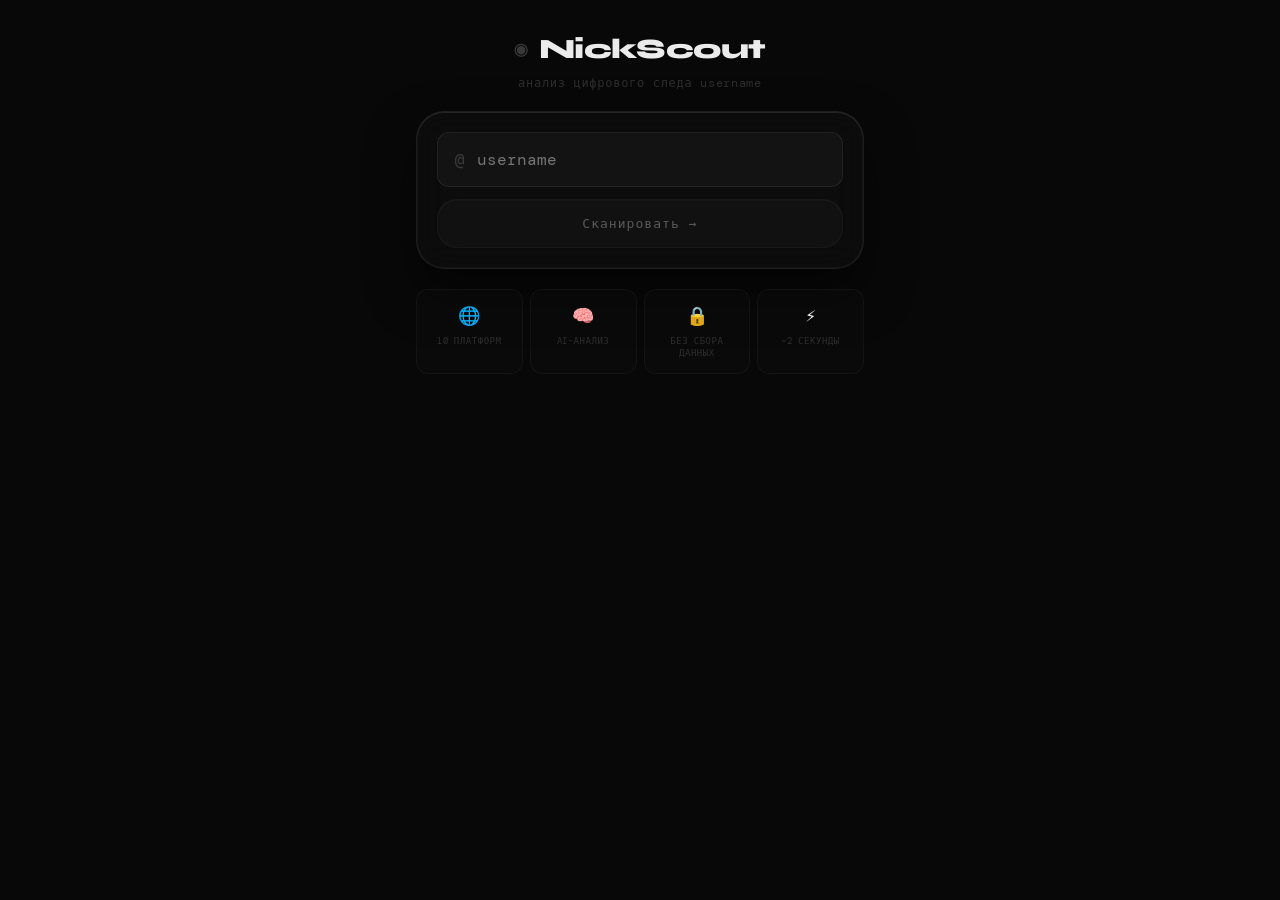
<file: index.html>
<!DOCTYPE html>
<html lang="ru">
  <head>
    <meta charset="UTF-8"/>
    <meta name="viewport" content="width=device-width,initial-scale=1.0,maximum-scale=1.0,user-scalable=no"/>
    <meta name="theme-color" content="#080808"/>
    <title>NickScout</title>
    <script src="https://telegram.org/js/telegram-web-app.js"></script>
    <link rel="preconnect" href="https://fonts.googleapis.com">
    <link rel="preconnect" href="https://fonts.gstatic.com" crossorigin>
    <link href="https://fonts.googleapis.com/css2?family=DM+Mono:wght@300;400;500&family=Syne:wght@400;600;700;800&display=swap" rel="stylesheet">
    <script type="module" crossorigin src="./assets/index-Odsvdg-R.js"></script>
    <link rel="stylesheet" crossorigin href="./assets/index-CtmTgAdZ.css">
  </head>
  <body>
    <div id="root"></div>
  </body>
</html>
</file>
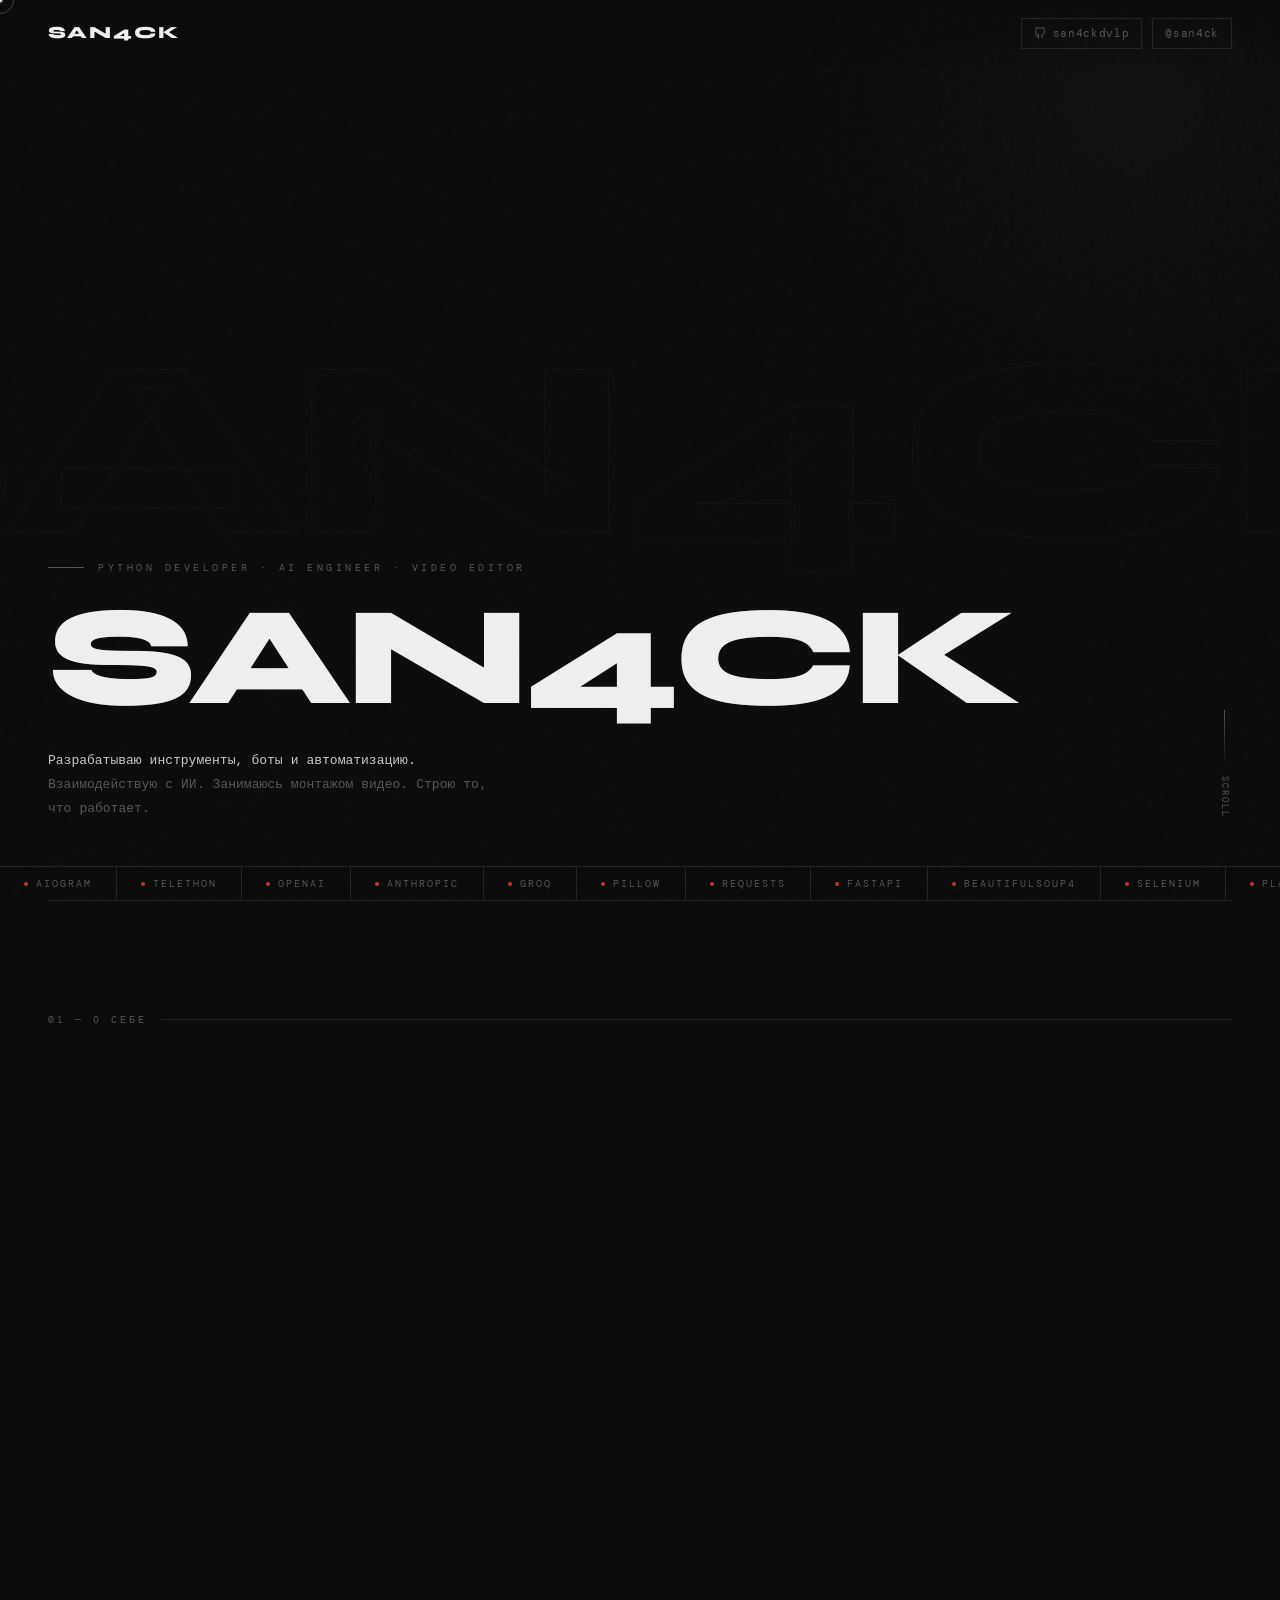
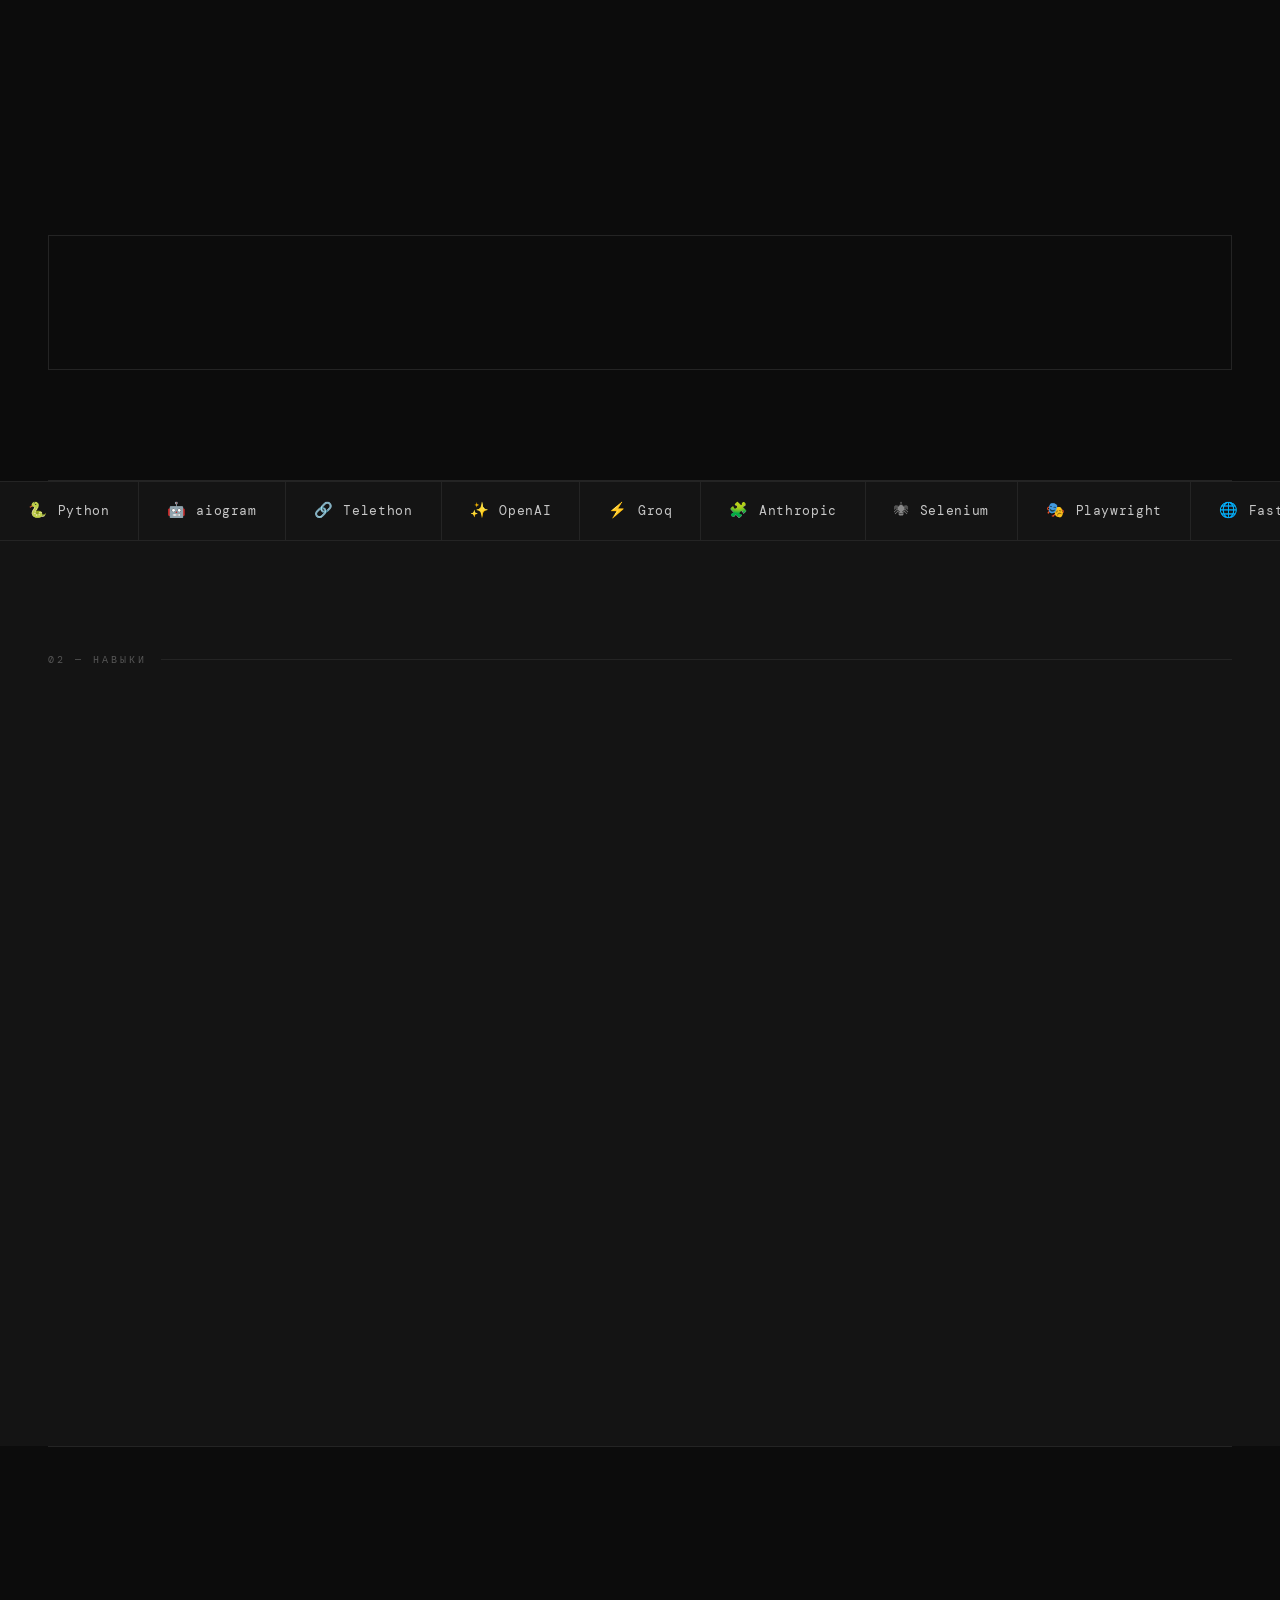
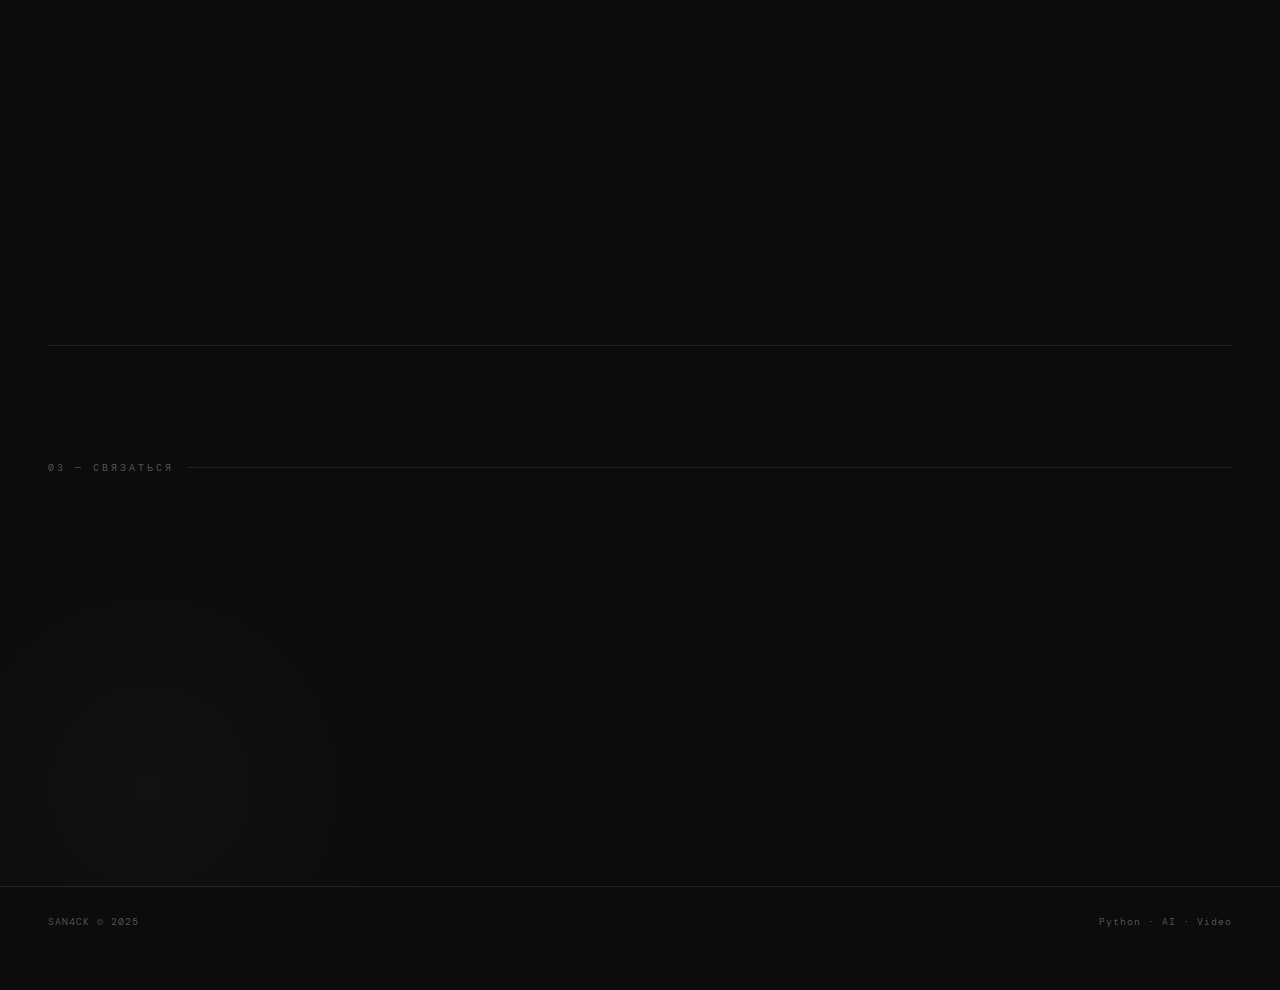
<file: san4ck.html>
<!DOCTYPE html>
<html lang="ru">
<head>
<meta charset="UTF-8">
<meta name="viewport" content="width=device-width, initial-scale=1.0">
<title>SAN4CK — Python Developer</title>
<link rel="preconnect" href="https://fonts.googleapis.com">
<link href="https://fonts.googleapis.com/css2?family=Syne:wght@400;700;800&family=DM+Mono:ital,wght@0,300;0,400;1,300&display=swap" rel="stylesheet">
<style>
*,*::before,*::after{margin:0;padding:0;box-sizing:border-box}
:root{
  --bg:#0c0c0c;--surface:#141414;--surface2:#1a1a1a;
  --border:#242424;--text:#c8c8c8;--muted:#555;--muted2:#888;--white:#efefef;
  --red:#c0392b;--red2:#e74c3c;--red3:#ff6b6b;--red-dim:rgba(192,57,43,.14);
}
html{scroll-behavior:smooth}
body{background:var(--bg);color:var(--text);font-family:'DM Mono',monospace;font-size:14px;line-height:1.7;overflow-x:hidden;cursor:none}

/* CURSOR */
#cur{position:fixed;width:5px;height:5px;background:var(--white);border-radius:50%;pointer-events:none;z-index:9999;mix-blend-mode:difference;transform:translate(-50%,-50%)}
#cur-ring{position:fixed;width:28px;height:28px;border:1px solid rgba(255,255,255,.22);border-radius:50%;pointer-events:none;z-index:9998;transform:translate(-50%,-50%);transition:width .3s,height .3s,border-color .3s}
#cur-ring.big{width:50px;height:50px;border-color:rgba(255,255,255,.45)}

/* NOISE */
body::after{content:'';position:fixed;inset:0;pointer-events:none;z-index:200;opacity:.35;background-image:url("data:image/svg+xml,%3Csvg viewBox='0 0 200 200' xmlns='http://www.w3.org/2000/svg'%3E%3Cfilter id='n'%3E%3CfeTurbulence type='fractalNoise' baseFrequency='0.85' numOctaves='4' stitchTiles='stitch'/%3E%3C/filter%3E%3Crect width='100%25' height='100%25' filter='url(%23n)' opacity='0.05'/%3E%3C/svg%3E")}

/* TICKER BOTTOM */
.ticker-wrap{position:fixed;bottom:0;left:0;right:0;z-index:80;height:34px;background:rgba(12,12,12,.97);border-top:1px solid var(--border);overflow:hidden;display:flex;align-items:center}
.ticker-track{display:flex;animation:tick 30s linear infinite;width:max-content}
.ticker-track:hover{animation-play-state:paused}
@keyframes tick{from{transform:translateX(0)}to{transform:translateX(-50%)}}
.ti{display:inline-flex;align-items:center;gap:8px;padding:0 24px;font-size:10px;letter-spacing:.2em;color:var(--muted);text-transform:uppercase;border-right:1px solid var(--border);height:34px;white-space:nowrap;transition:color .3s}
.ti:hover{color:var(--muted2)}
.td{width:4px;height:4px;background:var(--red);border-radius:50%;animation:tdp 2s ease-in-out infinite}
@keyframes tdp{0%,100%{opacity:1;transform:scale(1)}50%{opacity:.3;transform:scale(.5)}}

/* NAV */
nav{position:fixed;top:0;left:0;right:0;z-index:60;padding:18px 48px;display:flex;justify-content:space-between;align-items:center;background:linear-gradient(to bottom,rgba(12,12,12,.97),transparent);backdrop-filter:blur(2px)}
.nav-logo{font-family:'Syne',sans-serif;font-weight:800;font-size:17px;letter-spacing:.12em;color:var(--white);text-decoration:none}
.nav-right{display:flex;gap:10px;align-items:center}
.nav-btn{font-size:11px;color:var(--muted);text-decoration:none;letter-spacing:.06em;transition:color .3s;border:1px solid var(--border);padding:5px 12px;display:flex;align-items:center;gap:7px}
.nav-btn:hover{color:var(--white);border-color:#444}

/* REVEAL — bidirectional */
.rv{opacity:0;transition:opacity .75s cubic-bezier(.16,1,.3,1),transform .75s cubic-bezier(.16,1,.3,1)}
.rv{transform:translateY(36px)}
.rv.fl{transform:translateX(-56px)}
.rv.fr{transform:translateX(56px)}
.rv.fs{transform:scale(.93)}
.rv.fb{transform:translateY(60px)}
.rv.on{opacity:1;transform:none}
.rv.off{opacity:0}
.rv.off.fl{transform:translateX(-56px)}
.rv.off.fr{transform:translateX(56px)}
.rv.off.fs{transform:scale(.93)}
.rv.off.fb{transform:translateY(60px)}
.rv.off{transform:translateY(36px)}

/* HERO */
.hero{min-height:100vh;display:flex;flex-direction:column;justify-content:flex-end;padding:0 48px 80px;position:relative;overflow:hidden}
.hero-bg{position:absolute;top:50%;left:50%;transform:translate(-50%,-50%);font-family:'Syne',sans-serif;font-weight:800;font-size:clamp(90px,20vw,300px);color:transparent;-webkit-text-stroke:1px rgba(255,255,255,.032);letter-spacing:-.02em;white-space:nowrap;pointer-events:none;user-select:none}
.hero-ey{font-size:10px;letter-spacing:.35em;color:var(--muted);text-transform:uppercase;margin-bottom:20px;display:flex;align-items:center;gap:14px;animation:fu 1s cubic-bezier(.16,1,.3,1) .2s both}
.hero-ey::before{content:'';width:36px;height:1px;background:var(--muted)}
.hero-name{font-family:'Syne',sans-serif;font-weight:800;font-size:clamp(56px,11vw,148px);line-height:.88;letter-spacing:-.035em;color:var(--white);margin-bottom:28px;animation:fu 1.1s cubic-bezier(.16,1,.3,1) .35s both}
.hero-sub{font-size:13px;color:var(--muted);max-width:460px;line-height:1.85;animation:fu 1s cubic-bezier(.16,1,.3,1) .55s both}
.hero-sub strong{color:var(--text);font-weight:400}
@keyframes fu{from{opacity:0;transform:translateY(50px)}to{opacity:1;transform:none}}
.hero-sc{position:absolute;bottom:82px;right:48px;display:flex;flex-direction:column;align-items:center;gap:10px;animation:fu 1s ease 1.3s both}
.hero-sc span{writing-mode:vertical-rl;font-size:9px;letter-spacing:.22em;color:var(--muted);text-transform:uppercase}
.sc-line{width:1px;height:56px;background:linear-gradient(to bottom,var(--muted),transparent);animation:sl 2.2s ease-in-out infinite}
@keyframes sl{0%{transform:scaleY(0);transform-origin:top;opacity:1}49%{transform:scaleY(1);transform-origin:top;opacity:1}50%{transform:scaleY(1);transform-origin:bottom;opacity:1}100%{transform:scaleY(0);transform-origin:bottom;opacity:0}}
.glitch{position:relative;display:inline-block}
.glitch::before,.glitch::after{content:attr(data-t);position:absolute;top:0;left:0;font-family:inherit;font-size:inherit;font-weight:inherit;letter-spacing:inherit;color:var(--white);width:100%}
.glitch::before{animation:gc 7s steps(1) infinite;opacity:.28}
.glitch::after{animation:gc 7s steps(1) .4s infinite reverse;opacity:.13}
@keyframes gc{0%,100%{clip-path:inset(0 0 96% 0);transform:translateX(0)}15%{clip-path:inset(8% 0 88% 0);transform:translateX(-3px)}35%{clip-path:inset(35% 0 60% 0);transform:translateX(3px)}55%{clip-path:inset(65% 0 28% 0);transform:translateX(-2px)}75%{clip-path:inset(88% 0 6% 0);transform:translateX(2px)}}

/* DIVIDER */
.dv{height:1px;background:var(--border);margin:0 48px}

/* SECTIONS */
section{padding:110px 48px}
.sec-lbl{font-size:10px;letter-spacing:.3em;color:var(--muted);text-transform:uppercase;margin-bottom:72px;display:flex;align-items:center;gap:14px}
.sec-lbl::after{content:'';flex:1;height:1px;background:var(--border)}

/* ABOUT */
.about-g{display:grid;grid-template-columns:1fr 1fr;gap:72px;align-items:start}
.about-h{font-family:'Syne',sans-serif;font-weight:800;font-size:clamp(36px,5.5vw,74px);line-height:.95;color:var(--white);letter-spacing:-.03em}
.about-h em{font-style:normal;color:transparent;-webkit-text-stroke:1px rgba(255,255,255,.26)}
.about-b{font-size:14.5px;color:var(--text);line-height:1.95;border-left:1px solid var(--border);padding-left:28px}
.about-b p{margin-bottom:18px}
.about-b p:last-child{margin-bottom:0}
.hl{color:var(--white)}

/* CODE BLOCK */
.code-wrap{margin-top:72px;display:grid;grid-template-columns:1fr 1.1fr;border:1px solid var(--border);background:var(--surface)}
.code-info{padding:36px;border-right:1px solid var(--border)}
.code-info h3{font-family:'Syne',sans-serif;font-weight:700;font-size:17px;color:var(--white);margin-bottom:18px;letter-spacing:-.01em}
.ir{display:flex;justify-content:space-between;align-items:center;padding:11px 0;border-bottom:1px solid var(--border);font-size:12px}
.ir:last-child{border-bottom:none}
.ik{color:var(--muted);letter-spacing:.08em}
.iv{color:var(--white)}
.badge{display:inline-flex;align-items:center;gap:5px;padding:2px 10px;font-size:10px;letter-spacing:.1em;border:1px solid;text-transform:uppercase}
.badge-r{border-color:var(--red);color:var(--red3);background:var(--red-dim)}
.badge-g{border-color:var(--border);color:var(--muted2)}
.code-term{background:#080808;position:relative;overflow:hidden}
.term-bar{background:#111;padding:10px 14px;display:flex;align-items:center;gap:7px;border-bottom:1px solid var(--border)}
.dot{width:10px;height:10px;border-radius:50%}
.dot.r{background:#ff5f57}.dot.y{background:#febc2e}.dot.g{background:#28c840}
.term-title{font-size:10px;color:var(--muted);letter-spacing:.1em;margin-left:8px}
.code-out{padding:18px 14px;font-size:11.5px;line-height:1.75;min-height:240px;overflow:hidden}
.cl{display:flex;gap:9px;min-height:1.75em}
.ln-n{color:#2a2a2a;user-select:none;min-width:18px;text-align:right;flex-shrink:0}
.kw{color:#e06c75}.fn{color:#61afef}.str{color:#98c379}.cm{color:#4a5266;font-style:italic}.num{color:#d19a66}.var{color:#e5c07b}.op{color:#8899aa}
.tcur{display:inline-block;width:6px;height:13px;background:var(--red3);vertical-align:middle;animation:bl .85s step-end infinite;flex-shrink:0}
@keyframes bl{0%,100%{opacity:1}50%{opacity:0}}

/* STATS */
.stats{display:grid;grid-template-columns:repeat(3,1fr);border:1px solid var(--border);margin-top:72px}
.stat{padding:34px 30px;border-right:1px solid var(--border);transition:background .3s}
.stat:last-child{border-right:none}
.stat:hover{background:var(--surface)}
.sn{font-family:'Syne',sans-serif;font-weight:800;font-size:42px;color:var(--white);letter-spacing:-.04em;line-height:1;margin-bottom:6px}
.sl{font-size:10px;letter-spacing:.18em;color:var(--muted);text-transform:uppercase}

/* LIBS MARQUEE */
.libs-sec{padding:0;overflow:hidden;background:var(--surface);border-top:1px solid var(--border);border-bottom:1px solid var(--border);height:60px;display:flex;align-items:center}
.libs-mq{display:flex;animation:mq 24s linear infinite;width:max-content}
.libs-mq:hover{animation-play-state:paused}
@keyframes mq{from{transform:translateX(0)}to{transform:translateX(-50%)}}
.lc{display:inline-flex;align-items:center;gap:10px;padding:0 28px;font-size:13px;letter-spacing:.05em;color:var(--muted2);border-right:1px solid var(--border);height:60px;white-space:nowrap;transition:color .3s,background .3s}
.lc:hover{color:var(--white);background:rgba(255,255,255,.025)}
.lc b{font-weight:400;color:var(--text)}
.lc-icon{font-size:15px}

/* SKILLS */
.skills-sec{background:var(--surface)}
.skills-list{display:flex;flex-direction:column}
.sk-row{display:flex;justify-content:space-between;align-items:center;padding:25px 0;border-bottom:1px solid var(--border);transition:padding-left .35s ease;cursor:default}
.sk-row:first-child{border-top:1px solid var(--border)}
.sk-row:hover{padding-left:18px}
.sk-n{font-family:'Syne',sans-serif;font-weight:700;font-size:20px;color:var(--white)}
.sk-t{font-size:10px;letter-spacing:.18em;color:var(--muted);border:1px solid var(--border);padding:3px 10px;text-transform:uppercase}
.sk-row.red .sk-n{color:var(--red3)}
.sk-row.red .sk-t{border-color:var(--red);color:var(--red3)}

/* QUOTE */
.qt-sec{text-align:center;padding:140px 48px;position:relative;overflow:hidden}
.qt-big{font-family:'Syne',sans-serif;font-weight:800;font-size:clamp(26px,5.5vw,66px);color:var(--white);letter-spacing:-.03em;line-height:1.1;max-width:860px;margin:0 auto}
.qt-big .dim{color:transparent;-webkit-text-stroke:1px rgba(255,255,255,.16)}

/* CONTACT */
.ct-sec{min-height:60vh;display:flex;flex-direction:column;justify-content:center;position:relative;overflow:hidden}
.ct-in{display:flex;justify-content:space-between;align-items:flex-end}
.ct-h{font-family:'Syne',sans-serif;font-weight:800;font-size:clamp(52px,10vw,138px);line-height:.88;letter-spacing:-.035em;color:var(--white)}
.ct-links{display:flex;flex-direction:column;gap:10px;align-items:flex-end;padding-bottom:10px}
.ct-a{font-size:12px;color:var(--muted);text-decoration:none;letter-spacing:.05em;display:flex;align-items:center;gap:10px;transition:color .3s,gap .3s;border:1px solid transparent;padding:7px 14px}
.ct-a:hover{color:var(--white);gap:18px;border-color:var(--border)}
.ct-a::after{content:'→';transition:transform .3s}
.ct-a:hover::after{transform:translateX(4px)}

/* FOOTER */
footer{padding:26px 48px;border-top:1px solid var(--border);display:flex;justify-content:space-between;align-items:center;margin-bottom:34px}
footer span{font-size:10px;color:var(--muted);letter-spacing:.1em}

/* ORB */
.orb{position:absolute;border-radius:50%;pointer-events:none;background:radial-gradient(circle,rgba(255,255,255,.022) 0%,transparent 70%)}

/* MOBILE */
@media(max-width:768px){
  nav{padding:16px 20px}
  .hero{padding:0 20px 64px}
  .hero-sc{display:none}
  section{padding:80px 20px}
  .dv{margin:0 20px}
  .about-g{grid-template-columns:1fr;gap:40px}
  .code-wrap{grid-template-columns:1fr}
  .code-info{border-right:none;border-bottom:1px solid var(--border)}
  .stats{grid-template-columns:1fr}
  .stat{border-right:none;border-bottom:1px solid var(--border)}
  .ct-in{flex-direction:column;gap:40px;align-items:flex-start}
  .ct-links{align-items:flex-start}
  footer{flex-direction:column;gap:6px;text-align:center}
}
</style>
</head>
<body>

<div id="cur"></div>
<div id="cur-ring"></div>

<!-- TICKER BOTTOM -->
<div class="ticker-wrap">
  <div class="ticker-track" id="ttk"></div>
</div>

<!-- NAV -->
<nav>
  <a class="nav-logo" href="#">SAN4CK</a>
  <div class="nav-right">
    <a class="nav-btn" href="https://github.com/san4ckdvlp" target="_blank">
      <svg width="12" height="12" viewBox="0 0 24 24" fill="none" stroke="currentColor" stroke-width="2" stroke-linecap="round" stroke-linejoin="round"><path d="M9 19c-5 1.5-5-2.5-7-3m14 6v-3.87a3.37 3.37 0 0 0-.94-2.61c3.14-.35 6.44-1.54 6.44-7A5.44 5.44 0 0 0 20 4.77 5.07 5.07 0 0 0 19.91 1S18.73.65 16 2.48a13.38 13.38 0 0 0-7 0C6.27.65 5.09 1 5.09 1A5.07 5.07 0 0 0 5 4.77a5.44 5.44 0 0 0-1.5 3.78c0 5.42 3.3 6.61 6.44 7A3.37 3.37 0 0 0 9 18.13V22"/></svg>
      san4ckdvlp
    </a>
    <a class="nav-btn" href="https://t.me/san4ck" target="_blank">@san4ck</a>
  </div>
</nav>

<!-- HERO -->
<section class="hero">
  <div class="orb" style="width:700px;height:700px;top:-250px;right:-200px"></div>
  <div class="hero-bg">SAN4CK</div>
  <p class="hero-ey">Python Developer · AI Engineer · Video Editor</p>
  <h1 class="hero-name"><div class="glitch" data-t="SAN4CK">SAN4CK</div></h1>
  <p class="hero-sub">
    <strong>Разрабатываю инструменты, боты и автоматизацию.</strong><br>
    Взаимодействую с ИИ. Занимаюсь монтажом видео. Строю то, что работает.
  </p>
  <div class="hero-sc"><div class="sc-line"></div><span>scroll</span></div>
</section>

<div class="dv"></div>

<!-- ABOUT -->
<section>
  <div class="sec-lbl">01 — О себе</div>
  <div class="about-g">
    <div class="rv fl">
      <h2 class="about-h">Пишу код.<br><em>Режу</em><br>видео.</h2>
    </div>
    <div class="rv fr" style="transition-delay:.14s">
      <div class="about-b">
        <p>Меня зовут <span class="hl">SAN4CK</span> — Python-разработчик с фокусом на автоматизацию, Telegram-боты и интеграцию с AI-моделями.</p>
        <p>Создаю инструменты: от OSINT-ботов и парсеров до AI-интерфейсов. Параллельно занимаюсь <span class="hl">видеомонтажом</span> — работаю с темпом, ритмом и цветом.</p>
        <p>На стыке кода и творчества. Без лишнего шума.</p>
      </div>
    </div>
  </div>

  <!-- CODE WIDGET -->
  <div class="code-wrap rv fs" style="transition-delay:.1s">
    <div class="code-info">
      <h3>stack.config</h3>
      <div class="ir"><span class="ik">Язык</span><span class="iv">Python 3.11+</span></div>
      <div class="ir"><span class="ik">Боты</span><span class="iv">aiogram · telethon</span></div>
      <div class="ir"><span class="ik">AI</span><span class="badge badge-r">Groq · OpenAI</span></div>
      <div class="ir"><span class="ik">Монтаж</span><span class="badge badge-g">Premiere · CapCut</span></div>
      <div class="ir"><span class="ik">Deploy</span><span class="iv">Termux · Linux</span></div>
      <div class="ir">
        <span class="ik">GitHub</span>
        <a href="https://github.com/san4ckdvlp" target="_blank" style="color:var(--muted2);text-decoration:none;display:flex;align-items:center;gap:6px;font-size:12px;transition:color .3s" onmouseenter="this.style.color='var(--white)'" onmouseleave="this.style.color='var(--muted2)'">
          <svg width="12" height="12" viewBox="0 0 24 24" fill="none" stroke="currentColor" stroke-width="2" stroke-linecap="round" stroke-linejoin="round"><path d="M9 19c-5 1.5-5-2.5-7-3m14 6v-3.87a3.37 3.37 0 0 0-.94-2.61c3.14-.35 6.44-1.54 6.44-7A5.44 5.44 0 0 0 20 4.77 5.07 5.07 0 0 0 19.91 1S18.73.65 16 2.48a13.38 13.38 0 0 0-7 0C6.27.65 5.09 1 5.09 1A5.07 5.07 0 0 0 5 4.77a5.44 5.44 0 0 0-1.5 3.78c0 5.42 3.3 6.61 6.44 7A3.37 3.37 0 0 0 9 18.13V22"/></svg>
          san4ckdvlp
        </a>
      </div>
    </div>
    <div class="code-term">
      <div class="term-bar">
        <div class="dot r"></div><div class="dot y"></div><div class="dot g"></div>
        <span class="term-title">san4ck_site.py — live</span>
      </div>
      <div class="code-out" id="codeOut"></div>
    </div>
  </div>

  <!-- STATS -->
  <div class="stats">
    <div class="stat rv fs" style="transition-delay:.1s"><div class="sn">∞</div><div class="sl">Строк кода</div></div>
    <div class="stat rv fs" style="transition-delay:.2s"><div class="sn">AI</div><div class="sl">Интеграция</div></div>
    <div class="stat rv fs" style="transition-delay:.3s"><div class="sn">24/7</div><div class="sl">Режим работы</div></div>
  </div>
</section>

<div class="dv"></div>

<!-- LIBS MARQUEE -->
<div class="libs-sec"><div class="libs-mq" id="lmq"></div></div>

<!-- SKILLS -->
<section class="skills-sec">
  <div class="sec-lbl">02 — Навыки</div>
  <div class="skills-list">
    <div class="sk-row rv fb"><span class="sk-n">Python</span><span class="sk-t">Core · 3.11+</span></div>
    <div class="sk-row rv fb" style="transition-delay:.06s"><span class="sk-n">Telegram Bots</span><span class="sk-t">Aiogram · Telethon</span></div>
    <div class="sk-row rv fb" style="transition-delay:.12s"><span class="sk-n">AI Integration</span><span class="sk-t">OpenAI · Groq · Anthropic</span></div>
    <div class="sk-row rv fb" style="transition-delay:.18s"><span class="sk-n">Automation</span><span class="sk-t">Scripts · Parsers · Bots</span></div>
    <div class="sk-row rv fb" style="transition-delay:.24s"><span class="sk-n">OSINT Tools</span><span class="sk-t">Data Collection</span></div>
    <div class="sk-row red rv fb" style="transition-delay:.30s"><span class="sk-n">Video Editing</span><span class="sk-t">Монтаж · Color Grade</span></div>
    <div class="sk-row rv fb" style="transition-delay:.36s"><span class="sk-n">Web Dev</span><span class="sk-t">HTML · CSS · JS</span></div>
  </div>
</section>

<div class="dv"></div>

<!-- QUOTE -->
<div class="qt-sec">
  <div class="rv fs">
    <p class="qt-big"><span class="dim">Не просто</span> пишу код —<br><span class="dim">строю</span> системы <span class="dim">которые</span> думают.</p>
  </div>
</div>

<div class="dv"></div>

<!-- CONTACT -->
<section class="ct-sec">
  <div class="orb" style="width:500px;height:500px;bottom:-150px;left:-100px"></div>
  <div class="sec-lbl">03 — Связаться</div>
  <div class="ct-in">
    <div class="rv fl"><h2 class="ct-h">Напиши<br>мне.</h2></div>
    <div class="ct-links rv fr" style="transition-delay:.2s">
      <a class="ct-a" href="https://t.me/san4ck" target="_blank">Telegram @san4ck</a>
      <a class="ct-a" href="https://github.com/san4ckdvlp" target="_blank">
        <svg width="12" height="12" viewBox="0 0 24 24" fill="none" stroke="currentColor" stroke-width="2" stroke-linecap="round" stroke-linejoin="round"><path d="M9 19c-5 1.5-5-2.5-7-3m14 6v-3.87a3.37 3.37 0 0 0-.94-2.61c3.14-.35 6.44-1.54 6.44-7A5.44 5.44 0 0 0 20 4.77 5.07 5.07 0 0 0 19.91 1S18.73.65 16 2.48a13.38 13.38 0 0 0-7 0C6.27.65 5.09 1 5.09 1A5.07 5.07 0 0 0 5 4.77a5.44 5.44 0 0 0-1.5 3.78c0 5.42 3.3 6.61 6.44 7A3.37 3.37 0 0 0 9 18.13V22"/></svg>
        GitHub san4ckdvlp
      </a>
      <a class="ct-a" href="https://t.me/san4ck" target="_blank">Открыт к проектам</a>
    </div>
  </div>
</section>

<!-- FOOTER -->
<footer>
  <span>SAN4CK © 2025</span>
  <span>Python · AI · Video</span>
</footer>

<script>
/* CURSOR */
const cur=document.getElementById('cur'),ring=document.getElementById('cur-ring');
let mx=0,my=0,rx=0,ry=0;
document.addEventListener('mousemove',e=>{mx=e.clientX;my=e.clientY;cur.style.left=mx+'px';cur.style.top=my+'px'});
(function raf(){rx+=(mx-rx)*.13;ry+=(my-ry)*.13;ring.style.left=rx+'px';ring.style.top=ry+'px';requestAnimationFrame(raf)})();
document.querySelectorAll('a,button,.sk-row,.stat,.lc').forEach(el=>{
  el.addEventListener('mouseenter',()=>ring.classList.add('big'));
  el.addEventListener('mouseleave',()=>ring.classList.remove('big'));
});

/* TICKER BOTTOM */
const tItems=['aiogram','telethon','openai','anthropic','groq','pillow','requests','fastapi','beautifulsoup4','selenium','playwright','pandas','numpy','spiderfoot','python-telegram-bot','ffmpeg','premiere pro','capcut','aiohttp','pydantic','sqlalchemy','docker','termux'];
const tt=document.getElementById('ttk');
[...tItems,...tItems].forEach(t=>{const d=document.createElement('div');d.className='ti';d.innerHTML=`<span class="td"></span>${t}`;tt.appendChild(d)});

/* LIBS MARQUEE */
const libs=[
  {i:'🐍',n:'Python'},{i:'🤖',n:'aiogram'},{i:'🔗',n:'Telethon'},
  {i:'✨',n:'OpenAI'},{i:'⚡',n:'Groq'},{i:'🧩',n:'Anthropic'},
  {i:'🕷',n:'Selenium'},{i:'🎭',n:'Playwright'},{i:'🌐',n:'FastAPI'},
  {i:'🖼',n:'Pillow'},{i:'📊',n:'Pandas'},{i:'🎬',n:'Premiere Pro'},
  {i:'✂️',n:'CapCut'},{i:'🔍',n:'SpiderFoot'},{i:'🐳',n:'Docker'},
  {i:'📱',n:'Termux'},{i:'🎨',n:'Color Grade'}
];
const lm=document.getElementById('lmq');
[...libs,...libs,...libs,...libs].forEach(l=>{const d=document.createElement('div');d.className='lc';d.innerHTML=`<span class="lc-icon">${l.i}</span><b>${l.n}</b>`;lm.appendChild(d)});

/* BIDIRECTIONAL REVEAL */
const rvs=document.querySelectorAll('.rv');
const observer=new IntersectionObserver(entries=>{
  entries.forEach(e=>{
    if(e.isIntersecting){
      e.target.classList.remove('off');
      e.target.classList.add('on');
    } else {
      if(e.target.classList.contains('on')){
        e.target.classList.remove('on');
        e.target.classList.add('off');
      }
    }
  });
},{threshold:0.12});
rvs.forEach(el=>observer.observe(el));

/* PARALLAX */
window.addEventListener('scroll',()=>{
  const y=window.scrollY;
  const bg=document.querySelector('.hero-bg');
  if(bg) bg.style.transform=`translate(-50%,calc(-50% + ${y*.28}px))`;
});

/* ANIMATED CODE TERMINAL */
const codeLines=[
  [{t:'cm',v:'# san4ck portfolio — live process'}],
  [],
  [{t:'kw',v:'import'},{t:'op',v:' '},{t:'var',v:'asyncio'}],
  [{t:'kw',v:'import'},{t:'op',v:' '},{t:'var',v:'aiogram'},{t:'op',v:' '},{t:'cm',v:'# telegram'}],
  [{t:'kw',v:'from'},{t:'op',v:' '},{t:'var',v:'groq'},{t:'op',v:' '},{t:'kw',v:'import'},{t:'op',v:' '},{t:'fn',v:'Groq'}],
  [{t:'kw',v:'from'},{t:'op',v:' '},{t:'var',v:'anthropic'},{t:'op',v:' '},{t:'kw',v:'import'},{t:'op',v:' '},{t:'fn',v:'Anthropic'}],
  [],
  [{t:'cm',v:'# инициализация'}],
  [{t:'var',v:'ai'},{t:'op',v:' = '},{t:'fn',v:'Groq'},{t:'op',v:'(api_key='},{t:'str',v:'"***"'},{t:'op',v:')'}],
  [{t:'var',v:'bot'},{t:'op',v:' = '},{t:'fn',v:'Bot'},{t:'op',v:'(token='},{t:'str',v:'"san4ck"'},{t:'op',v:')'}],
  [],
  [{t:'kw',v:'async def'},{t:'op',v:' '},{t:'fn',v:'on_message'},{t:'op',v:'(msg):'}],
  [{t:'op',v:'    '},{t:'cm',v:'# обработка сообщения'}],
  [{t:'op',v:'    '},{t:'var',v:'reply'},{t:'op',v:' = '},{t:'kw',v:'await'},{t:'op',v:' '},{t:'fn',v:'ai.chat'},{t:'op',v:'(msg)'}],
  [{t:'op',v:'    '},{t:'kw',v:'return'},{t:'op',v:' '},{t:'var',v:'reply'},{t:'op',v:'.'},{t:'fn',v:'text'}],
  [],
  [{t:'cm',v:'# запуск...'}],
  [{t:'fn',v:'asyncio'},{t:'op',v:'.'},{t:'fn',v:'run'},{t:'op',v:'('},{t:'fn',v:'main'},{t:'op',v:'())'}],
];

const co=document.getElementById('codeOut');
let li=0;const rendered=[];let cursorSpan=null;

function buildLineEl(tokens,num){
  const row=document.createElement('div');row.className='cl';
  const ln=document.createElement('span');ln.className='ln-n';ln.textContent=num;row.appendChild(ln);
  if(!tokens||tokens.length===0){const s=document.createElement('span');s.innerHTML=' ';row.appendChild(s);}
  else tokens.forEach(tok=>{const s=document.createElement('span');s.className=tok.t==='op'?'op':tok.t;s.textContent=tok.v;row.appendChild(s)});
  return row;
}

function nextLine(){
  if(li>=codeLines.length){li=0;co.innerHTML='';rendered.length=0;}
  const row=buildLineEl(codeLines[li],li+1);
  if(cursorSpan){cursorSpan.remove();}
  const c=document.createElement('span');c.className='tcur';cursorSpan=c;row.appendChild(c);
  co.appendChild(row);rendered.push(row);
  if(rendered.length>11){
    const old=rendered.shift();
    old.style.transition='opacity .4s';old.style.opacity='0';
    setTimeout(()=>old.remove(),400);
  }
  li++;
  setTimeout(nextLine,li<codeLines.length?270:900);
}
setTimeout(nextLine,1400);
</script>
</body>
</html>
</file>
<file: assets/index-CtmTgAdZ.css>
*,*:before,*:after{box-sizing:border-box;margin:0;padding:0}:root{--bg:#080808;--surface:#141414;--surface2:#1a1a1a;--border:rgba(255,255,255,.07);--border-glow:rgba(255,255,255,.14);--text:#f0f0f0;--green:#4ade80;--red:#f87171;--yellow:#fbbf24;--font-display:"Syne",sans-serif;--font-mono:"DM Mono",monospace;--r:12px;--rl:20px;--rxl:28px}html{font-size:16px;-webkit-text-size-adjust:100%}body{background:var(--bg);color:var(--text);font-family:var(--font-mono);min-height:100dvh;-webkit-font-smoothing:antialiased}#root{min-height:100dvh;display:flex;flex-direction:column}::-webkit-scrollbar{width:4px}::-webkit-scrollbar-thumb{background:#1a1a1a;border-radius:2px}.glass{background:#ffffff05;border:1px solid var(--border);backdrop-filter:blur(16px);-webkit-backdrop-filter:blur(16px);box-shadow:0 0 0 1px #ffffff0a inset,0 1px #ffffff12 inset,0 24px 48px #00000080}.glass-h{transition:border-color .2s,box-shadow .2s,transform .2s}.glass-h:hover{border-color:var(--border-glow);box-shadow:0 0 0 1px #ffffff14 inset,0 0 28px #ffffff08,0 24px 48px #0009;transform:scale(1.01)}@keyframes fadeUp{0%{opacity:0;transform:translateY(14px)}to{opacity:1;transform:none}}@keyframes fadeIn{0%{opacity:0}to{opacity:1}}@keyframes spin{to{transform:rotate(360deg)}}@keyframes pulse{0%,to{opacity:1}50%{opacity:.3}}@keyframes shimmer{0%{background-position:-200% 0}to{background-position:200% 0}}
</file>
